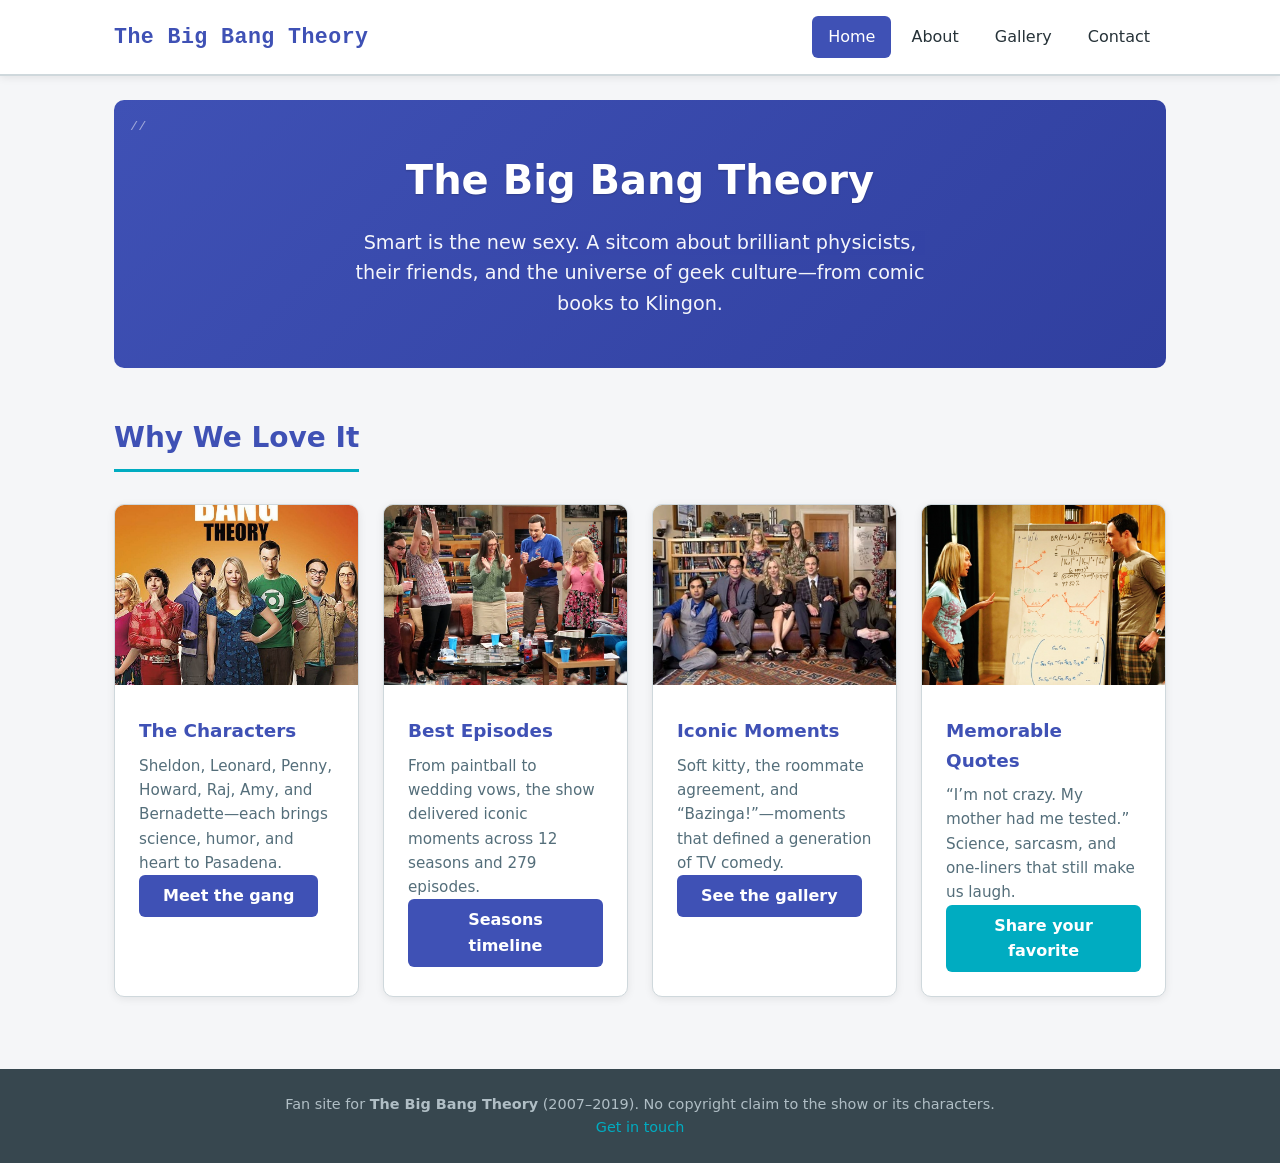
<file: index.html>
<!DOCTYPE html>
<html lang="en">
<head>
  <meta charset="UTF-8">
  <meta name="viewport" content="width=device-width, initial-scale=1.0">
  <title>The Big Bang Theory | Home</title>
  <link rel="stylesheet" href="styles.css">
</head>
<body>
  <div class="site-wrapper">
    <header class="site-header">
      <div class="inner">
        <h1 class="site-title"><a href="index.html">The Big Bang Theory</a></h1>
        <nav class="site-nav">
          <ul>
            <li><a href="index.html" class="active">Home</a></li>
            <li><a href="about.html">About</a></li>
            <li><a href="gallery.html">Gallery</a></li>
            <li><a href="contact.html">Contact</a></li>
          </ul>
        </nav>
      </div>
    </header>

    <main>
      <section class="hero">
        <h1>The Big Bang Theory</h1>
        <p class="hero-tagline">Smart is the new sexy. A sitcom about brilliant physicists, their friends, and the universe of geek culture—from comic books to Klingon.</p>
      </section>

      <h2 class="page-title">Why We Love It</h2>
      <div class="feature-grid">
        <article class="card">
          <img class="card-image" src="images/characters.jpg" alt="The main cast of The Big Bang Theory posing together">
          <div class="card-body">
            <h3 class="card-title">The Characters</h3>
            <p class="card-text">Sheldon, Leonard, Penny, Howard, Raj, Amy, and Bernadette—each brings science, humor, and heart to Pasadena.</p>
            <a href="about.html" class="btn btn-primary">Meet the gang</a>
          </div>
        </article>
        <article class="card">
          <img class="card-image" src="images/best-episodes.jpg" alt="Cast on set during a memorable episode">
          <div class="card-body">
            <h3 class="card-title">Best Episodes</h3>
            <p class="card-text">From paintball to wedding vows, the show delivered iconic moments across 12 seasons and 279 episodes.</p>
            <a href="about.html#seasons" class="btn btn-primary">Seasons timeline</a>
          </div>
        </article>
        <article class="card">
          <img class="card-image" src="images/iconic-moments.jpg" alt="Sheldon and friends in a typical apartment scene">
          <div class="card-body">
            <h3 class="card-title">Iconic Moments</h3>
            <p class="card-text">Soft kitty, the roommate agreement, and “Bazinga!”—moments that defined a generation of TV comedy.</p>
            <a href="gallery.html" class="btn btn-primary">See the gallery</a>
          </div>
        </article>
        <article class="card">
          <img class="card-image" src="images/quotes.jpg" alt="Whiteboard with equations and notes in the apartment">
          <div class="card-body">
            <h3 class="card-title">Memorable Quotes</h3>
            <p class="card-text">“I’m not crazy. My mother had me tested.” Science, sarcasm, and one-liners that still make us laugh.</p>
            <a href="contact.html" class="btn btn-secondary">Share your favorite</a>
          </div>
        </article>
      </div>
    </main>

    <footer class="site-footer">
      <p>Fan site for <strong>The Big Bang Theory</strong> (2007–2019). No copyright claim to the show or its characters.</p>
      <p><a href="contact.html">Get in touch</a></p>
    </footer>
  </div>
</body>
</html>
</file>
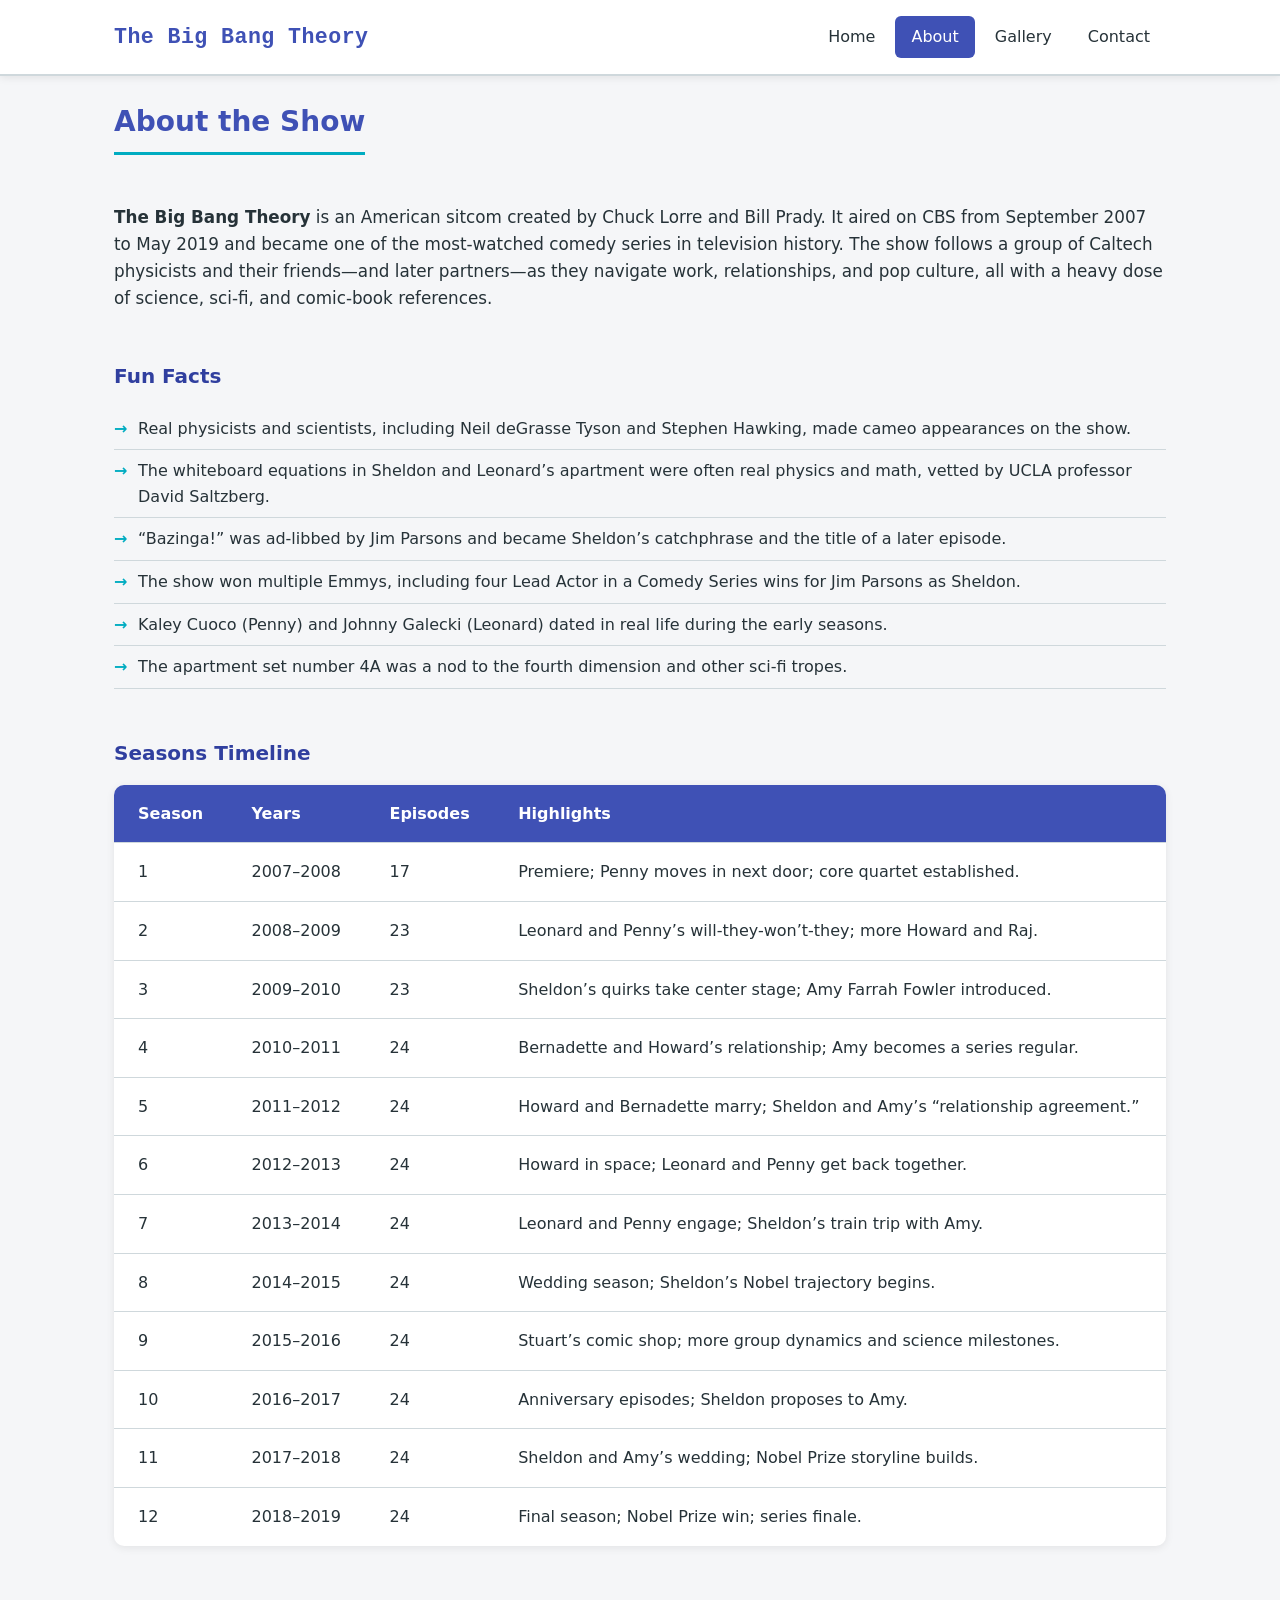
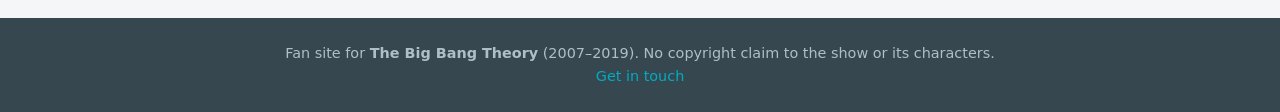
<file: about.html>
<!DOCTYPE html>
<html lang="en">
<head>
  <meta charset="UTF-8">
  <meta name="viewport" content="width=device-width, initial-scale=1.0">
  <title>The Big Bang Theory | About</title>
  <link rel="stylesheet" href="styles.css">
</head>
<body>
  <div class="site-wrapper">
    <header class="site-header">
      <div class="inner">
        <h1 class="site-title"><a href="index.html">The Big Bang Theory</a></h1>
        <nav class="site-nav">
          <ul>
            <li><a href="index.html">Home</a></li>
            <li><a href="about.html" class="active">About</a></li>
            <li><a href="gallery.html">Gallery</a></li>
            <li><a href="contact.html">Contact</a></li>
          </ul>
        </nav>
      </div>
    </header>

    <main>
      <h1 class="page-title">About the Show</h1>

      <section class="about-intro">
        <p><strong>The Big Bang Theory</strong> is an American sitcom created by Chuck Lorre and Bill Prady. It aired on CBS from September 2007 to May 2019 and became one of the most-watched comedy series in television history. The show follows a group of Caltech physicists and their friends—and later partners—as they navigate work, relationships, and pop culture, all with a heavy dose of science, sci-fi, and comic-book references.</p>
      </section>

      <h2 class="section-title">Fun Facts</h2>
      <ul class="fun-facts">
        <li>Real physicists and scientists, including Neil deGrasse Tyson and Stephen Hawking, made cameo appearances on the show.</li>
        <li>The whiteboard equations in Sheldon and Leonard’s apartment were often real physics and math, vetted by UCLA professor David Saltzberg.</li>
        <li>“Bazinga!” was ad-libbed by Jim Parsons and became Sheldon’s catchphrase and the title of a later episode.</li>
        <li>The show won multiple Emmys, including four Lead Actor in a Comedy Series wins for Jim Parsons as Sheldon.</li>
        <li>Kaley Cuoco (Penny) and Johnny Galecki (Leonard) dated in real life during the early seasons.</li>
        <li>The apartment set number 4A was a nod to the fourth dimension and other sci-fi tropes.</li>
      </ul>

      <h2 class="section-title" id="seasons">Seasons Timeline</h2>
      <table class="timeline-table">
        <thead>
          <tr>
            <th>Season</th>
            <th>Years</th>
            <th>Episodes</th>
            <th>Highlights</th>
          </tr>
        </thead>
        <tbody>
          <tr>
            <td>1</td>
            <td>2007–2008</td>
            <td>17</td>
            <td>Premiere; Penny moves in next door; core quartet established.</td>
          </tr>
          <tr>
            <td>2</td>
            <td>2008–2009</td>
            <td>23</td>
            <td>Leonard and Penny’s will-they-won’t-they; more Howard and Raj.</td>
          </tr>
          <tr>
            <td>3</td>
            <td>2009–2010</td>
            <td>23</td>
            <td>Sheldon’s quirks take center stage; Amy Farrah Fowler introduced.</td>
          </tr>
          <tr>
            <td>4</td>
            <td>2010–2011</td>
            <td>24</td>
            <td>Bernadette and Howard’s relationship; Amy becomes a series regular.</td>
          </tr>
          <tr>
            <td>5</td>
            <td>2011–2012</td>
            <td>24</td>
            <td>Howard and Bernadette marry; Sheldon and Amy’s “relationship agreement.”</td>
          </tr>
          <tr>
            <td>6</td>
            <td>2012–2013</td>
            <td>24</td>
            <td>Howard in space; Leonard and Penny get back together.</td>
          </tr>
          <tr>
            <td>7</td>
            <td>2013–2014</td>
            <td>24</td>
            <td>Leonard and Penny engage; Sheldon’s train trip with Amy.</td>
          </tr>
          <tr>
            <td>8</td>
            <td>2014–2015</td>
            <td>24</td>
            <td>Wedding season; Sheldon’s Nobel trajectory begins.</td>
          </tr>
          <tr>
            <td>9</td>
            <td>2015–2016</td>
            <td>24</td>
            <td>Stuart’s comic shop; more group dynamics and science milestones.</td>
          </tr>
          <tr>
            <td>10</td>
            <td>2016–2017</td>
            <td>24</td>
            <td>Anniversary episodes; Sheldon proposes to Amy.</td>
          </tr>
          <tr>
            <td>11</td>
            <td>2017–2018</td>
            <td>24</td>
            <td>Sheldon and Amy’s wedding; Nobel Prize storyline builds.</td>
          </tr>
          <tr>
            <td>12</td>
            <td>2018–2019</td>
            <td>24</td>
            <td>Final season; Nobel Prize win; series finale.</td>
          </tr>
        </tbody>
      </table>
    </main>

    <footer class="site-footer">
      <p>Fan site for <strong>The Big Bang Theory</strong> (2007–2019). No copyright claim to the show or its characters.</p>
      <p><a href="contact.html">Get in touch</a></p>
    </footer>
  </div>
</body>
</html>
</file>
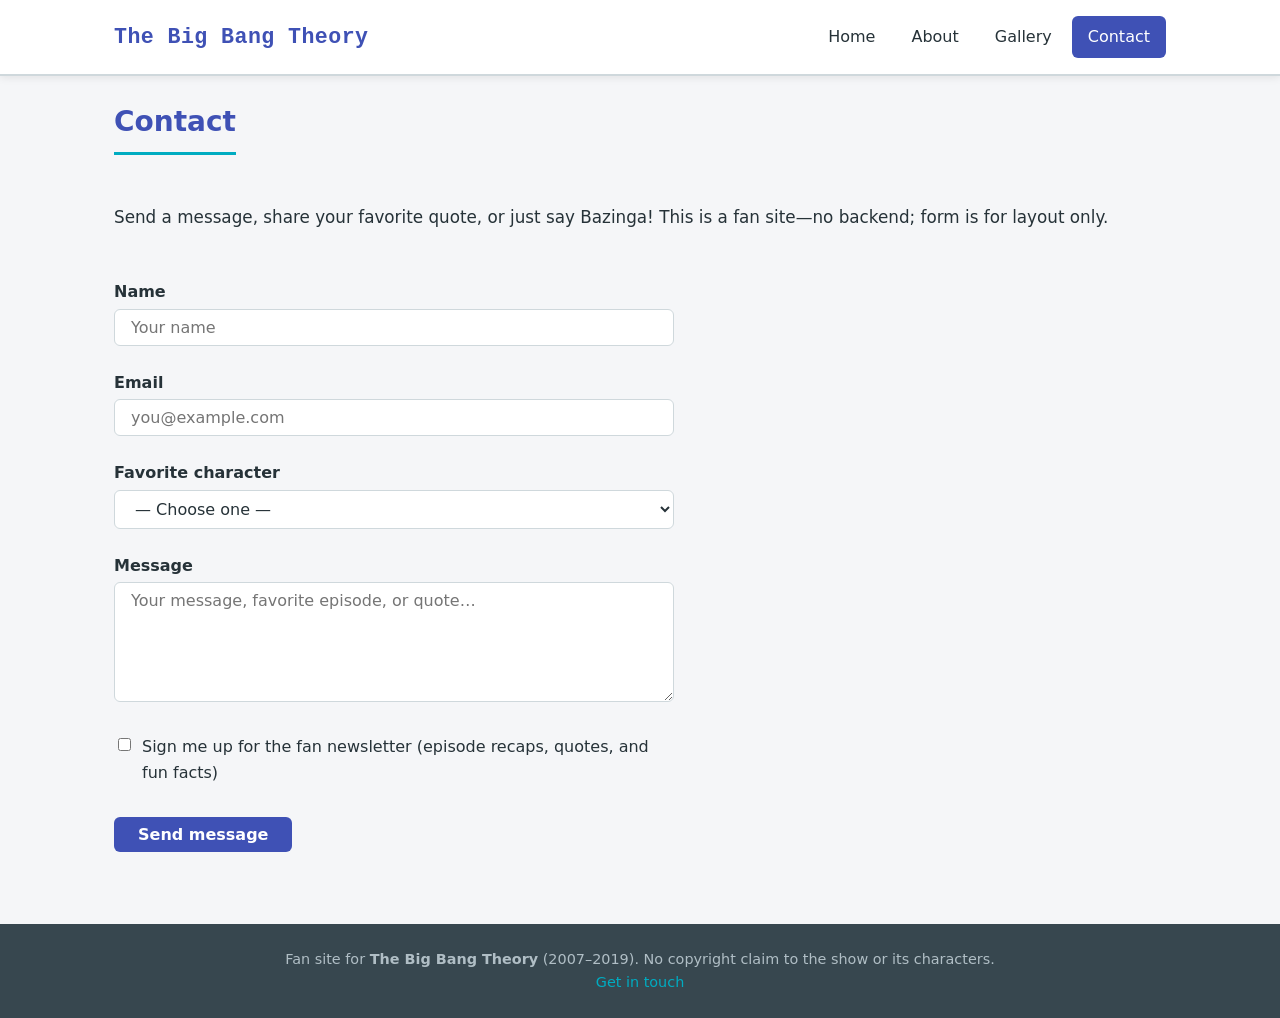
<file: contact.html>
<!DOCTYPE html>
<html lang="en">
<head>
  <meta charset="UTF-8">
  <meta name="viewport" content="width=device-width, initial-scale=1.0">
  <title>The Big Bang Theory | Contact</title>
  <link rel="stylesheet" href="styles.css">
</head>
<body>
  <div class="site-wrapper">
    <header class="site-header">
      <div class="inner">
        <h1 class="site-title"><a href="index.html">The Big Bang Theory</a></h1>
        <nav class="site-nav">
          <ul>
            <li><a href="index.html">Home</a></li>
            <li><a href="about.html">About</a></li>
            <li><a href="gallery.html">Gallery</a></li>
            <li><a href="contact.html" class="active">Contact</a></li>
          </ul>
        </nav>
      </div>
    </header>

    <main>
      <h1 class="page-title">Contact</h1>
      <p class="about-intro">Send a message, share your favorite quote, or just say Bazinga! This is a fan site—no backend; form is for layout only.</p>

      <form class="contact-form" action="#" method="get">
        <div class="form-group">
          <label for="name">Name</label>
          <input type="text" id="name" name="name" required placeholder="Your name">
        </div>
        <div class="form-group">
          <label for="email">Email</label>
          <input type="email" id="email" name="email" required placeholder="you@example.com">
        </div>
        <div class="form-group">
          <label for="favorite">Favorite character</label>
          <select id="favorite" name="favorite">
            <option value="">— Choose one —</option>
            <option value="sheldon">Sheldon Cooper</option>
            <option value="leonard">Leonard Hofstadter</option>
            <option value="penny">Penny</option>
            <option value="howard">Howard Wolowitz</option>
            <option value="raj">Raj Koothrappali</option>
            <option value="amy">Amy Farrah Fowler</option>
            <option value="bernadette">Bernadette</option>
            <option value="stuart">Stuart Bloom</option>
          </select>
        </div>
        <div class="form-group">
          <label for="message">Message</label>
          <textarea id="message" name="message" placeholder="Your message, favorite episode, or quote…"></textarea>
        </div>
        <div class="form-group checkbox-group">
          <input type="checkbox" id="newsletter" name="newsletter" value="yes">
          <label for="newsletter">Sign me up for the fan newsletter (episode recaps, quotes, and fun facts)</label>
        </div>
        <div class="form-actions">
          <button type="submit" class="btn btn-primary">Send message</button>
        </div>
      </form>
    </main>

    <footer class="site-footer">
      <p>Fan site for <strong>The Big Bang Theory</strong> (2007–2019). No copyright claim to the show or its characters.</p>
      <p><a href="contact.html">Get in touch</a></p>
    </footer>
  </div>
</body>
</html>
</file>
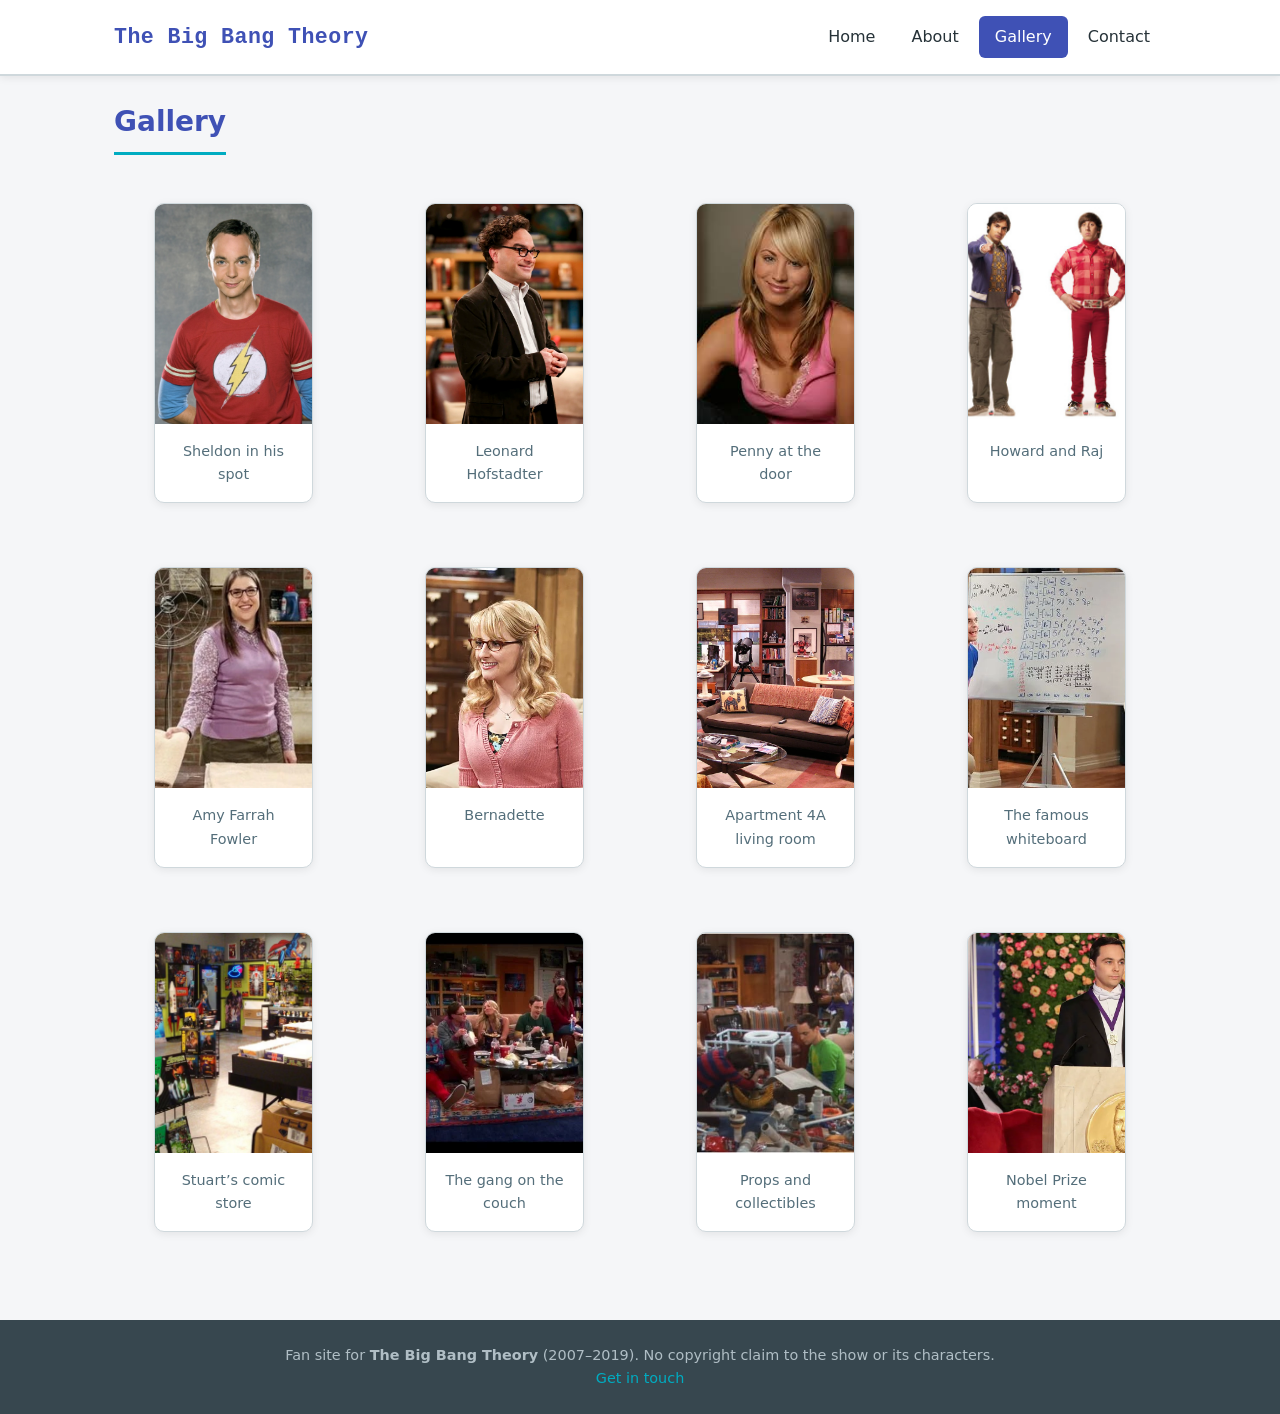
<file: gallery.html>
<!DOCTYPE html>
<html lang="en">
<head>
  <meta charset="UTF-8">
  <meta name="viewport" content="width=device-width, initial-scale=1.0">
  <title>The Big Bang Theory | Gallery</title>
  <link rel="stylesheet" href="styles.css">
</head>
<body>
  <div class="site-wrapper">
    <header class="site-header">
      <div class="inner">
        <h1 class="site-title"><a href="index.html">The Big Bang Theory</a></h1>
        <nav class="site-nav">
          <ul>
            <li><a href="index.html">Home</a></li>
            <li><a href="about.html">About</a></li>
            <li><a href="gallery.html" class="active">Gallery</a></li>
            <li><a href="contact.html">Contact</a></li>
          </ul>
        </nav>
      </div>
    </header>

    <main>
      <h1 class="page-title">Gallery</h1>
      

      <div class="gallery-grid">
        <figure class="gallery-item">
          <img src="images/sheldon.jpg" alt="Sheldon Cooper in his signature spot on the couch">
          <figcaption class="gallery-caption">Sheldon in his spot</figcaption>
        </figure>
        <figure class="gallery-item">
          <img src="images/leonard.jpg" alt="Leonard Hofstadter in the apartment">
          <figcaption class="gallery-caption">Leonard Hofstadter</figcaption>
        </figure>
        <figure class="gallery-item">
          <img src="images/penny.jpg" alt="Penny at the door of 4A">
          <figcaption class="gallery-caption">Penny at the door</figcaption>
        </figure>
        <figure class="gallery-item">
          <img src="images/howard-raj.jpg" alt="Howard Wolowitz and Raj Koothrappali together">
          <figcaption class="gallery-caption">Howard and Raj</figcaption>
        </figure>
        <figure class="gallery-item">
          <img src="images/amy.jpg" alt="Amy Farrah Fowler in the lab">
          <figcaption class="gallery-caption">Amy Farrah Fowler</figcaption>
        </figure>
        <figure class="gallery-item">
          <img src="images/bernadette.jpg" alt="Bernadette Rostenkowski-Wolowitz">
          <figcaption class="gallery-caption">Bernadette</figcaption>
        </figure>
        <figure class="gallery-item">
          <img src="images/apartment.jpg" alt="Sheldon and Leonard’s apartment living room with whiteboard">
          <figcaption class="gallery-caption">Apartment 4A living room</figcaption>
        </figure>
        <figure class="gallery-item">
          <img src="images/whiteboard.jpg" alt="Close-up of the apartment whiteboard with equations">
          <figcaption class="gallery-caption">The famous whiteboard</figcaption>
        </figure>
        <figure class="gallery-item">
          <img src="images/comic-store.jpg" alt="Stuart’s comic book store interior">
          <figcaption class="gallery-caption">Stuart’s comic store</figcaption>
        </figure>
        <figure class="gallery-item">
          <img src="images/couch.jpg" alt="The gang on the couch in the apartment">
          <figcaption class="gallery-caption">The gang on the couch</figcaption>
        </figure>
        <figure class="gallery-item">
          <img src="images/props.jpg" alt="Science props and collectibles from the set">
          <figcaption class="gallery-caption">Props and collectibles</figcaption>
        </figure>
        <figure class="gallery-item">
          <img src="images/nobel.jpg" alt="Sheldon and Amy at the Nobel Prize ceremony">
          <figcaption class="gallery-caption">Nobel Prize moment</figcaption>
        </figure>
      </div>
    </main>

    <footer class="site-footer">
      <p>Fan site for <strong>The Big Bang Theory</strong> (2007–2019). No copyright claim to the show or its characters.</p>
      <p><a href="contact.html">Get in touch</a></p>
    </footer>
  </div>
</body>
</html>
</file>
<file: styles.css>
/* ============================================
   The Big Bang Theory - Personal Interest Site
   Plain CSS, no frameworks. Nerdy/tech vibe.
   ============================================ */

/* --- CSS Custom Properties --- */
:root {
  --color-bg: #f5f6f8;
  --color-bg-card: #ffffff;
  --color-primary: #3f51b5;
  --color-primary-dark: #303f9f;
  --color-accent: #00acc1;
  --color-accent-soft: #e0f7fa;
  --color-text: #263238;
  --color-text-muted: #546e7a;
  --color-border: #cfd8dc;
  --color-code: #37474f;
  --font-sans: "Segoe UI", system-ui, -apple-system, sans-serif;
  --font-mono: "Consolas", "Monaco", "Courier New", monospace;
  --space-xs: 0.25rem;
  --space-sm: 0.5rem;
  --space-md: 1rem;
  --space-lg: 1.5rem;
  --space-xl: 2rem;
  --space-2xl: 3rem;
  --radius: 6px;
  --radius-lg: 10px;
  --shadow: 0 2px 8px rgba(0, 0, 0, 0.08);
  --shadow-hover: 0 4px 16px rgba(63, 81, 181, 0.15);
}

/* --- Reset & Base --- */
*,
*::before,
*::after {
  box-sizing: border-box;
}

body {
  margin: 0;
  font-family: var(--font-sans);
  font-size: 1rem;
  line-height: 1.6;
  color: var(--color-text);
  background-color: var(--color-bg);
  min-height: 100vh;
  display: flex;
  flex-direction: column;
}

/* --- Layout --- */
.site-wrapper {
  flex: 1;
  display: flex;
  flex-direction: column;
}

main {
  flex: 1;
  padding: var(--space-lg);
  max-width: 1100px;
  margin: 0 auto;
  width: 100%;
}

/* --- Header & Navigation --- */
.site-header {
  background-color: var(--color-bg-card);
  border-bottom: 2px solid var(--color-border);
  box-shadow: var(--shadow);
}

.site-header .inner {
  max-width: 1100px;
  margin: 0 auto;
  padding: var(--space-md) var(--space-lg);
  display: flex;
  flex-wrap: wrap;
  align-items: center;
  justify-content: space-between;
  gap: var(--space-md);
}

.site-title {
  margin: 0;
  font-size: 1.35rem;
  font-weight: 700;
  color: var(--color-primary);
  font-family: var(--font-mono);
  letter-spacing: 0.02em;
}

.site-title a {
  color: inherit;
  text-decoration: none;
}

.site-title a:hover {
  color: var(--color-primary-dark);
}

.site-nav ul {
  list-style: none;
  margin: 0;
  padding: 0;
  display: flex;
  flex-wrap: wrap;
  gap: var(--space-xs);
}

.site-nav a {
  display: block;
  padding: var(--space-sm) var(--space-md);
  color: var(--color-text);
  text-decoration: none;
  border-radius: var(--radius);
  font-weight: 500;
  transition: background-color 0.2s, color 0.2s;
}

.site-nav a:hover {
  background-color: var(--color-accent-soft);
  color: var(--color-primary);
}

.site-nav a.active {
  background-color: var(--color-primary);
  color: white;
}

/* --- Footer --- */
.site-footer {
  background-color: var(--color-code);
  color: #b0bec5;
  padding: var(--space-lg);
  margin-top: auto;
  text-align: center;
}

.site-footer p {
  margin: 0;
  font-size: 0.9rem;
}

.site-footer a {
  color: var(--color-accent);
  text-decoration: none;
}

.site-footer a:hover {
  text-decoration: underline;
}

/* --- Reusable: Button --- */
.btn {
  display: inline-block;
  padding: var(--space-sm) var(--space-lg);
  font-family: var(--font-sans);
  font-size: 1rem;
  font-weight: 600;
  text-align: center;
  text-decoration: none;
  border: none;
  border-radius: var(--radius);
  cursor: pointer;
  transition: background-color 0.2s, transform 0.15s, box-shadow 0.2s;
}

.btn-primary {
  background-color: var(--color-primary);
  color: white;
}

.btn-primary:hover {
  background-color: var(--color-primary-dark);
  box-shadow: var(--shadow-hover);
}

.btn-secondary {
  background-color: var(--color-accent);
  color: white;
}

.btn-secondary:hover {
  background-color: #0097a7;
  box-shadow: var(--shadow-hover);
}

/* --- Reusable: Card --- */
.card {
  background-color: var(--color-bg-card);
  border-radius: var(--radius-lg);
  box-shadow: var(--shadow);
  overflow: hidden;
  border: 1px solid var(--color-border);
  transition: box-shadow 0.2s, transform 0.2s;
}

.card:hover {
  box-shadow: var(--shadow-hover);
}

.card-image {
  width: 100%;
  height: 180px;
  object-fit: cover;
  background-color: var(--color-accent-soft);
}

.card-body {
  padding: var(--space-lg);
}

.card-title {
  margin: 0 0 var(--space-sm);
  font-size: 1.15rem;
  color: var(--color-primary);
  font-weight: 700;
}

.card-text {
  margin: 0;
  font-size: 0.95rem;
  color: var(--color-text-muted);
}

/* Inline code (e.g. folder names) */
code {
  font-family: var(--font-mono);
  font-size: 0.9em;
  padding: 0.1em 0.35em;
  background-color: var(--color-accent-soft);
  border-radius: var(--radius);
  color: var(--color-primary-dark);
}

/* --- Hero Section --- */
.hero {
  background: linear-gradient(135deg, var(--color-primary) 0%, var(--color-primary-dark) 100%);
  color: white;
  padding: var(--space-2xl) var(--space-lg);
  border-radius: var(--radius-lg);
  text-align: center;
  margin-bottom: var(--space-2xl);
  position: relative;
  overflow: hidden;
}

.hero::before {
  content: "// ";
  font-family: var(--font-mono);
  position: absolute;
  top: var(--space-md);
  left: var(--space-md);
  font-size: 0.85rem;
  opacity: 0.5;
}

.hero h1 {
  margin: 0 0 var(--space-md);
  font-size: 1.75rem;
  font-weight: 700;
  text-shadow: 0 1px 2px rgba(0, 0, 0, 0.2);
}

.hero-tagline {
  margin: 0;
  font-size: 1.1rem;
  opacity: 0.95;
  max-width: 600px;
  margin-left: auto;
  margin-right: auto;
}

/* --- Feature Cards Grid (Home) --- */
.feature-grid {
  display: grid;
  grid-template-columns: 1fr;
  gap: var(--space-lg);
  margin-bottom: var(--space-2xl);
}

/* --- Page Titles --- */
.page-title {
  margin: 0 0 var(--space-xl);
  font-size: 1.75rem;
  color: var(--color-primary);
  border-bottom: 3px solid var(--color-accent);
  padding-bottom: var(--space-sm);
  display: inline-block;
}

/* --- About: Overview & Sections --- */
.about-intro {
  margin-bottom: var(--space-2xl);
  font-size: 1.05rem;
}

.section-title {
  margin: var(--space-xl) 0 var(--space-md);
  font-size: 1.25rem;
  color: var(--color-primary-dark);
  font-weight: 700;
}

.fun-facts {
  list-style: none;
  padding: 0;
  margin: 0 0 var(--space-2xl);
}

.fun-facts li {
  padding: var(--space-sm) 0;
  padding-left: 1.5rem;
  position: relative;
  border-bottom: 1px solid var(--color-border);
}

.fun-facts li::before {
  content: "→";
  position: absolute;
  left: 0;
  color: var(--color-accent);
  font-weight: bold;
}

/* --- Seasons Timeline --- */
.timeline-table {
  width: 100%;
  border-collapse: collapse;
  background-color: var(--color-bg-card);
  border-radius: var(--radius-lg);
  overflow: hidden;
  box-shadow: var(--shadow);
  margin-bottom: var(--space-2xl);
}

.timeline-table th,
.timeline-table td {
  padding: var(--space-md) var(--space-lg);
  text-align: left;
  border-bottom: 1px solid var(--color-border);
}

.timeline-table th {
  background-color: var(--color-primary);
  color: white;
  font-weight: 600;
}

.timeline-table tr:last-child td {
  border-bottom: none;
}

.timeline-table tr:hover td {
  background-color: var(--color-accent-soft);
}

/* --- Gallery Grid --- */
.gallery-grid {
  display: grid;
  grid-template-columns: repeat(2, 1fr);
  gap: var(--space-lg);
  margin-bottom: var(--space-2xl);
}

.gallery-item {
  background-color: var(--color-bg-card);
  border-radius: var(--radius-lg);
  overflow: hidden;
  box-shadow: var(--shadow);
  border: 1px solid var(--color-border);
  transition: box-shadow 0.2s;
}

.gallery-item:hover {
  box-shadow: var(--shadow-hover);
}

.gallery-item img {
  width: 100%;
  height: 200px;
  object-fit: cover;
  display: block;
  background-color: var(--color-accent-soft);
}

.gallery-caption {
  padding: var(--space-md);
  font-size: 0.9rem;
  color: var(--color-text-muted);
  text-align: center;
  font-weight: 500;
}

/* --- Contact Form --- */
.contact-form {
  max-width: 560px;
  margin-bottom: var(--space-2xl);
}

.form-group {
  margin-bottom: var(--space-lg);
}

.form-group label {
  display: block;
  margin-bottom: var(--space-xs);
  font-weight: 600;
  color: var(--color-text);
}

.form-group input[type="text"],
.form-group input[type="email"],
.form-group select,
.form-group textarea {
  width: 100%;
  padding: var(--space-sm) var(--space-md);
  font-family: var(--font-sans);
  font-size: 1rem;
  border: 1px solid var(--color-border);
  border-radius: var(--radius);
  background-color: var(--color-bg-card);
  color: var(--color-text);
}

.form-group input:focus,
.form-group select:focus,
.form-group textarea:focus {
  outline: none;
  border-color: var(--color-primary);
  box-shadow: 0 0 0 2px rgba(63, 81, 181, 0.2);
}

.form-group textarea {
  min-height: 120px;
  resize: vertical;
}

.form-group.checkbox-group {
  display: flex;
  align-items: flex-start;
  gap: var(--space-sm);
}

.form-group.checkbox-group input[type="checkbox"] {
  width: auto;
  margin-top: 0.25rem;
  accent-color: var(--color-primary);
}

.form-group.checkbox-group label {
  margin-bottom: 0;
  font-weight: 500;
}

.form-actions {
  margin-top: var(--space-xl);
}

/* --- Responsive: Tablet and up --- */
@media (min-width: 600px) {
  .hero h1 {
    font-size: 2.25rem;
  }

  .feature-grid {
    grid-template-columns: repeat(2, 1fr);
  }

  .gallery-grid {
    grid-template-columns: repeat(3, 1fr);
  }
}

/* --- Responsive: Desktop --- */
@media (min-width: 900px) {
  .hero h1 {
    font-size: 2.5rem;
  }

  .hero-tagline {
    font-size: 1.2rem;
  }

  .feature-grid {
    grid-template-columns: repeat(4, 1fr);
  }

  .gallery-grid {
    grid-template-columns: repeat(4, 1fr);
    gap: var(--space-xl);
  }

  .gallery-item img {
    height: 220px;
  }
}
</file>
